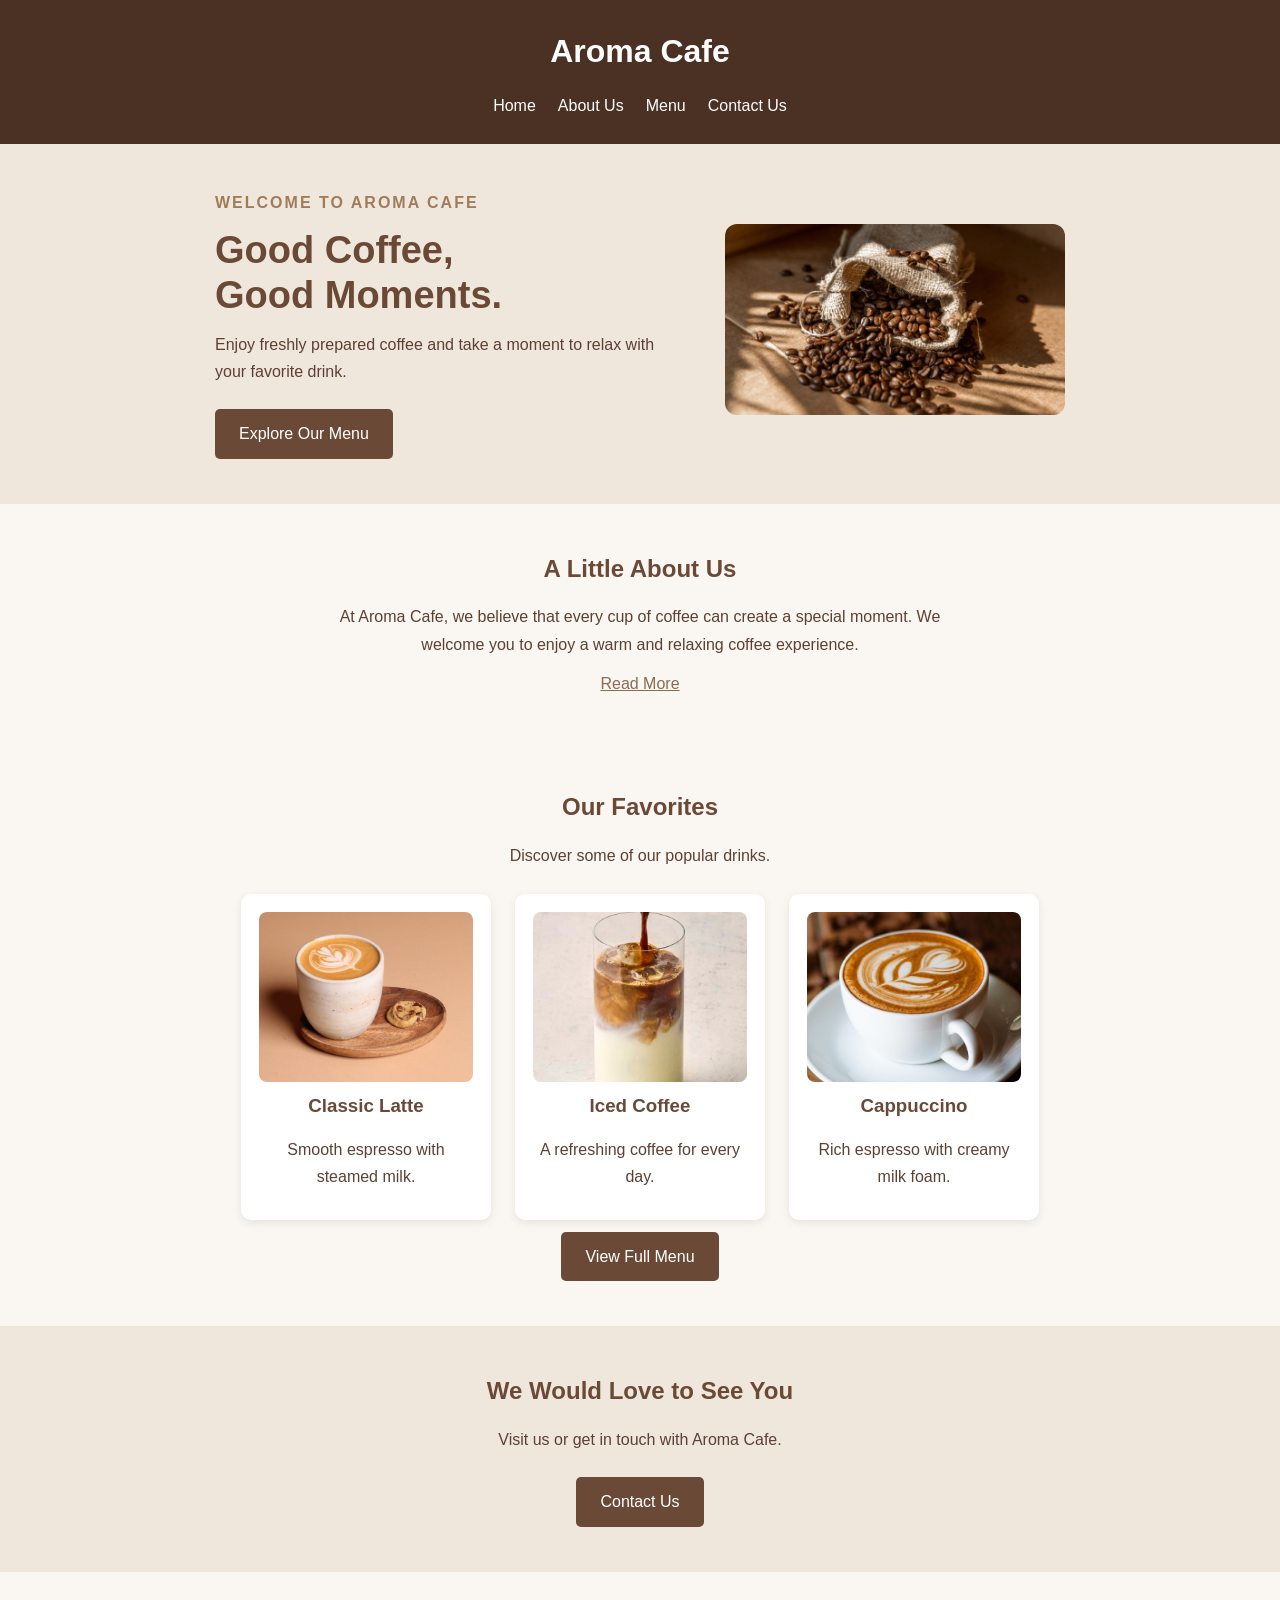
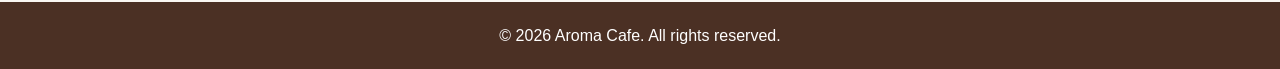
<file: index.html>
<!DOCTYPE html>
<html lang="en">
<head>
    <meta charset="UTF-8">
    <meta name="viewport" content="width=device-width, initial-scale=1.0">
    <title>Aroma Cafe | Home</title>
    <link rel="stylesheet" href="style.css">
</head>
<body>

    <header>
        <h1>Aroma Cafe</h1>
        <nav>
            <a href="index.html">Home</a>
            <a href="about.html">About Us</a>
            <a href="menu.html">Menu</a>
            <a href="contact.html">Contact Us</a>
        </nav>
    </header>

    <main>
        <section class="hero">
            <div class="hero-text">
                <p class="small-title">WELCOME TO AROMA CAFE</p>
                <h2>Good Coffee,<br>Good Moments.</h2>
                <p>
                    Enjoy freshly prepared coffee and take a moment
                    to relax with your favorite drink.
                </p>
                <a class="button" href="menu.html">Explore Our Menu</a>
            </div>

            <div class="hero-image">
                <img src="images/coffee-main.jpg" alt="Coffee">
            </div>
        </section>

        <section class="about-preview">
            <h2>A Little About Us</h2>
            <p>
                At Aroma Cafe, we believe that every cup of coffee
                can create a special moment. We welcome you to enjoy
                a warm and relaxing coffee experience.
            </p>
            <a class="text-link" href="about.html">Read More</a>
        </section>

        <section class="favorites">
            <h2>Our Favorites</h2>
            <p class="section-intro">Discover some of our popular drinks.</p>

            <div class="coffee-list">
                <div class="coffee-card">
                    <img src="images/latte.jpg" alt="Latte coffee">
                    <h3>Classic Latte</h3>
                    <p>Smooth espresso with steamed milk.</p>
                </div>

                <div class="coffee-card">
                    <img src="images/iced-coffee.jpg" alt="Iced coffee">
                    <h3>Iced Coffee</h3>
                    <p>A refreshing coffee for every day.</p>
                </div>

                <div class="coffee-card">
                    <img src="images/cappuccino.jpg" alt="Cappuccino">
                    <h3>Cappuccino</h3>
                    <p>Rich espresso with creamy milk foam.</p>
                </div>
            </div>

            <a class="button menu-button" href="menu.html">View Full Menu</a>
        </section>

        <section class="visit">
            <h2>We Would Love to See You</h2>
            <p>Visit us or get in touch with Aroma Cafe.</p>
            <a class="button" href="contact.html">Contact Us</a>
        </section>
    </main>

    <footer>
        <p>&copy; 2026 Aroma Cafe. All rights reserved.</p>
    </footer>

</body>
</html>
</file>
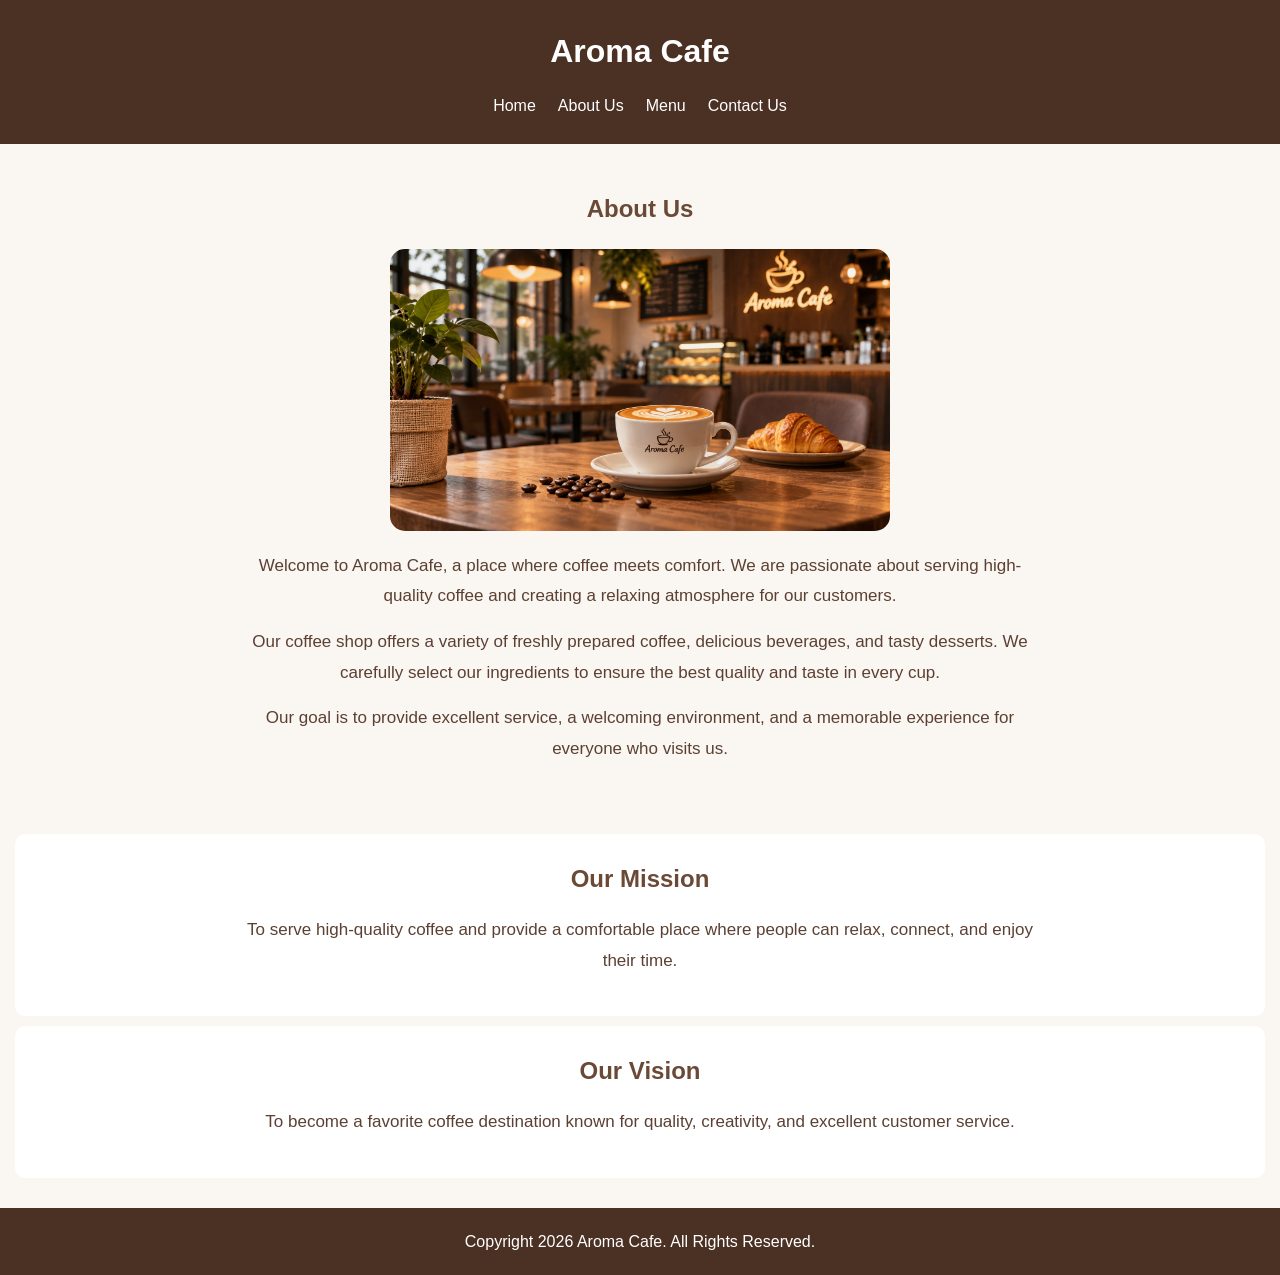
<file: about.html>
<!DOCTYPE html>
<html lang="en">
<head>
    <meta charset="UTF-8">
    <meta name="viewport" content="width=device-width, initial-scale=1.0">
    <title>About Us - Aroma Cafe</title>

    <link rel="stylesheet" href="style.css">
</head>

<body>

    <header>
        <h1>Aroma Cafe</h1>

        <nav>
            <a href="index.html">Home</a>
            <a href="about.html">About Us</a>
            <a href="menu.html">Menu</a>
            <a href="contact.html">Contact Us</a>
        </nav>
    </header>

    <main>

        <section class="about">
            <h2>About Us</h2>

            <img src="images/coffee-shop.png"
     alt="Aroma Cafe"
     width="500">

            <p>
                Welcome to Aroma Cafe, a place where coffee
                meets comfort. We are passionate about serving
                high-quality coffee and creating a relaxing
                atmosphere for our customers.
            </p>

            <p>
                Our coffee shop offers a variety of freshly
                prepared coffee, delicious beverages, and tasty
                desserts. We carefully select our ingredients
                to ensure the best quality and taste in every cup.
            </p>

            <p>
                Our goal is to provide excellent service,
                a welcoming environment, and a memorable
                experience for everyone who visits us.
            </p>
        </section>

        <section class="mission">
            <h2>Our Mission</h2>

            <p>
                To serve high-quality coffee and provide a
                comfortable place where people can relax,
                connect, and enjoy their time.
            </p>
        </section>

        <section class="vision">
            <h2>Our Vision</h2>

            <p>
                To become a favorite coffee destination
                known for quality, creativity, and excellent
                customer service.
            </p>
        </section>

    </main>

    <footer>
        <p>Copyright 2026 Aroma Cafe. All Rights Reserved.</p>
    </footer>

</body>
</html>
</file>
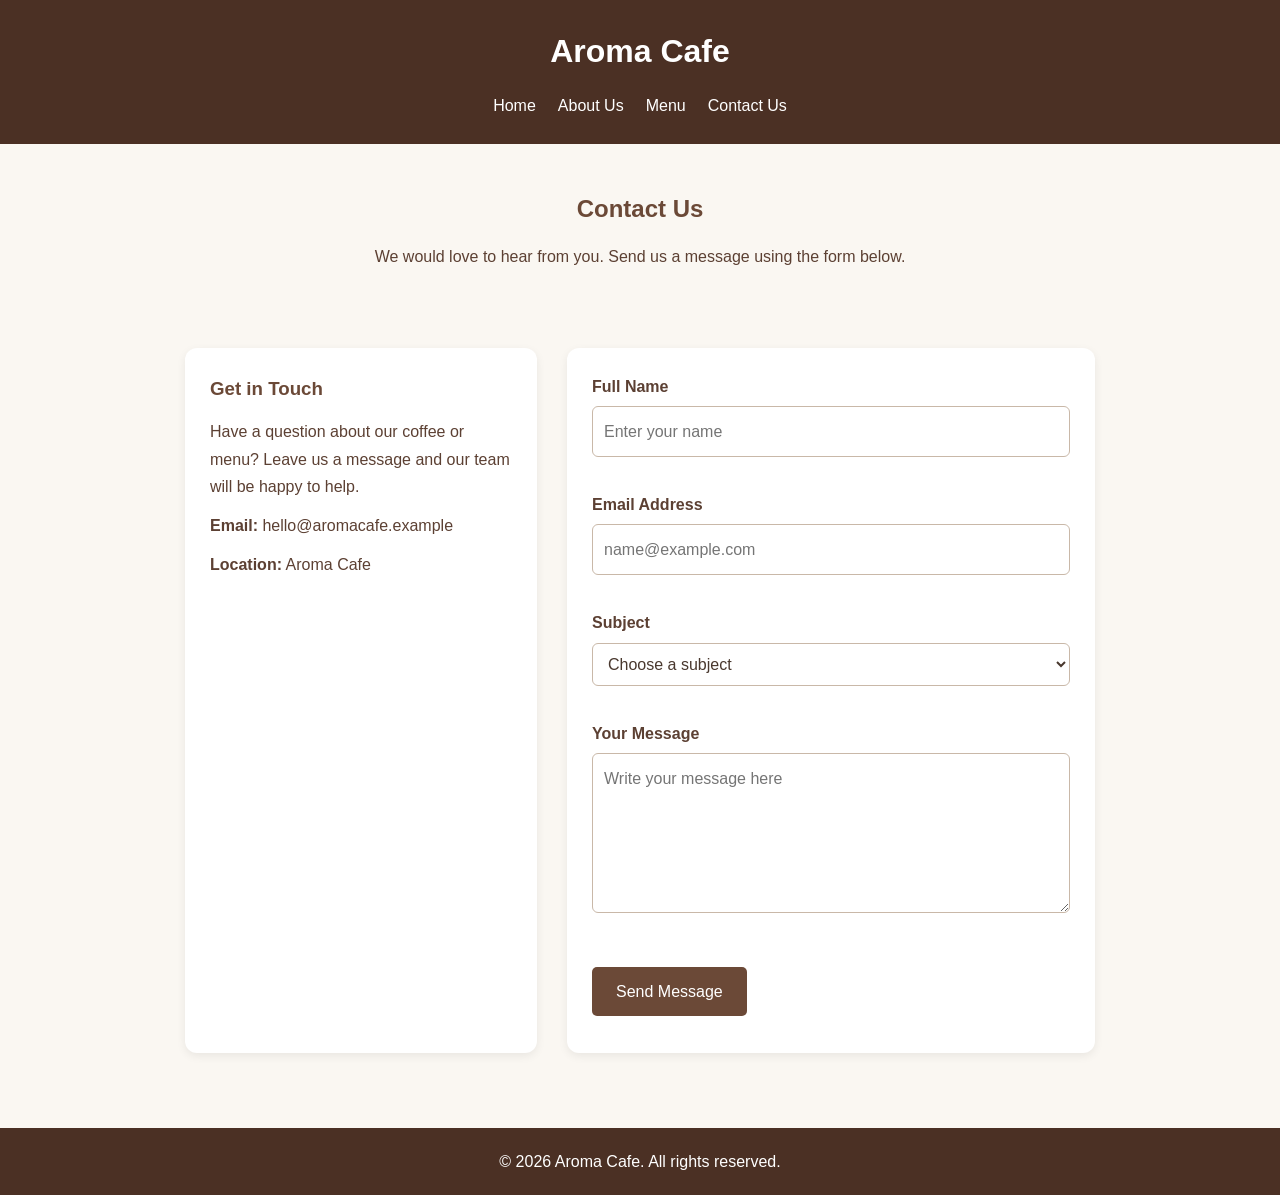
<file: contact.html>
<!DOCTYPE html>
<html lang="en">
<head>
    <meta charset="UTF-8">
    <meta name="viewport" content="width=device-width, initial-scale=1.0">
    <title>Aroma Cafe | Contact Us</title>
    <link rel="stylesheet" href="style.css">
    <script src="script.js" defer></script>
</head>
<body>
    <header>
        <h1>Aroma Cafe</h1>
        <nav aria-label="Main navigation">
            <a href="index.html">Home</a>
            <a href="about.html">About Us</a>
            <a href="menu.html">Menu</a>
            <a href="contact.html">Contact Us</a>
        </nav>
    </header>

    <main class="contact-page">
        <section class="page-intro">
            <h2>Contact Us</h2>
            <p>We would love to hear from you. Send us a message using the form below.</p>
        </section>

        <section class="contact-layout">
            <div class="contact-info">
                <h3>Get in Touch</h3>
                <p>Have a question about our coffee or menu? Leave us a message and our team will be happy to help.</p>
                <p><strong>Email:</strong> hello@aromacafe.example</p>
                <p><strong>Location:</strong> Aroma Cafe</p>
            </div>

            <form id="contactForm" class="contact-form" novalidate>
                <div class="form-group">
                    <label for="fullName">Full Name</label>
                    <input type="text" id="fullName" name="fullName" required minlength="2" placeholder="Enter your name">
                    <small class="error-message" id="nameError"></small>
                </div>

                <div class="form-group">
                    <label for="email">Email Address</label>
                    <input type="email" id="email" name="email" required placeholder="name@example.com">
                    <small class="error-message" id="emailError"></small>
                </div>

                <div class="form-group">
                    <label for="subject">Subject</label>
                    <select id="subject" name="subject" required>
                        <option value="">Choose a subject</option>
                        <option value="menu">Menu inquiry</option>
                        <option value="feedback">Feedback</option>
                        <option value="other">Other</option>
                    </select>
                    <small class="error-message" id="subjectError"></small>
                </div>

                <div class="form-group">
                    <label for="message">Your Message</label>
                    <textarea id="message" name="message" rows="5" required minlength="10" placeholder="Write your message here"></textarea>
                    <small class="error-message" id="messageError"></small>
                </div>

                <button type="submit" class="button">Send Message</button>
                <p id="formStatus" class="form-status" role="status" aria-live="polite"></p>
            </form>
        </section>
    </main>

    <footer><p>&copy; 2026 Aroma Cafe. All rights reserved.</p></footer>
</body>
</html>
</file>
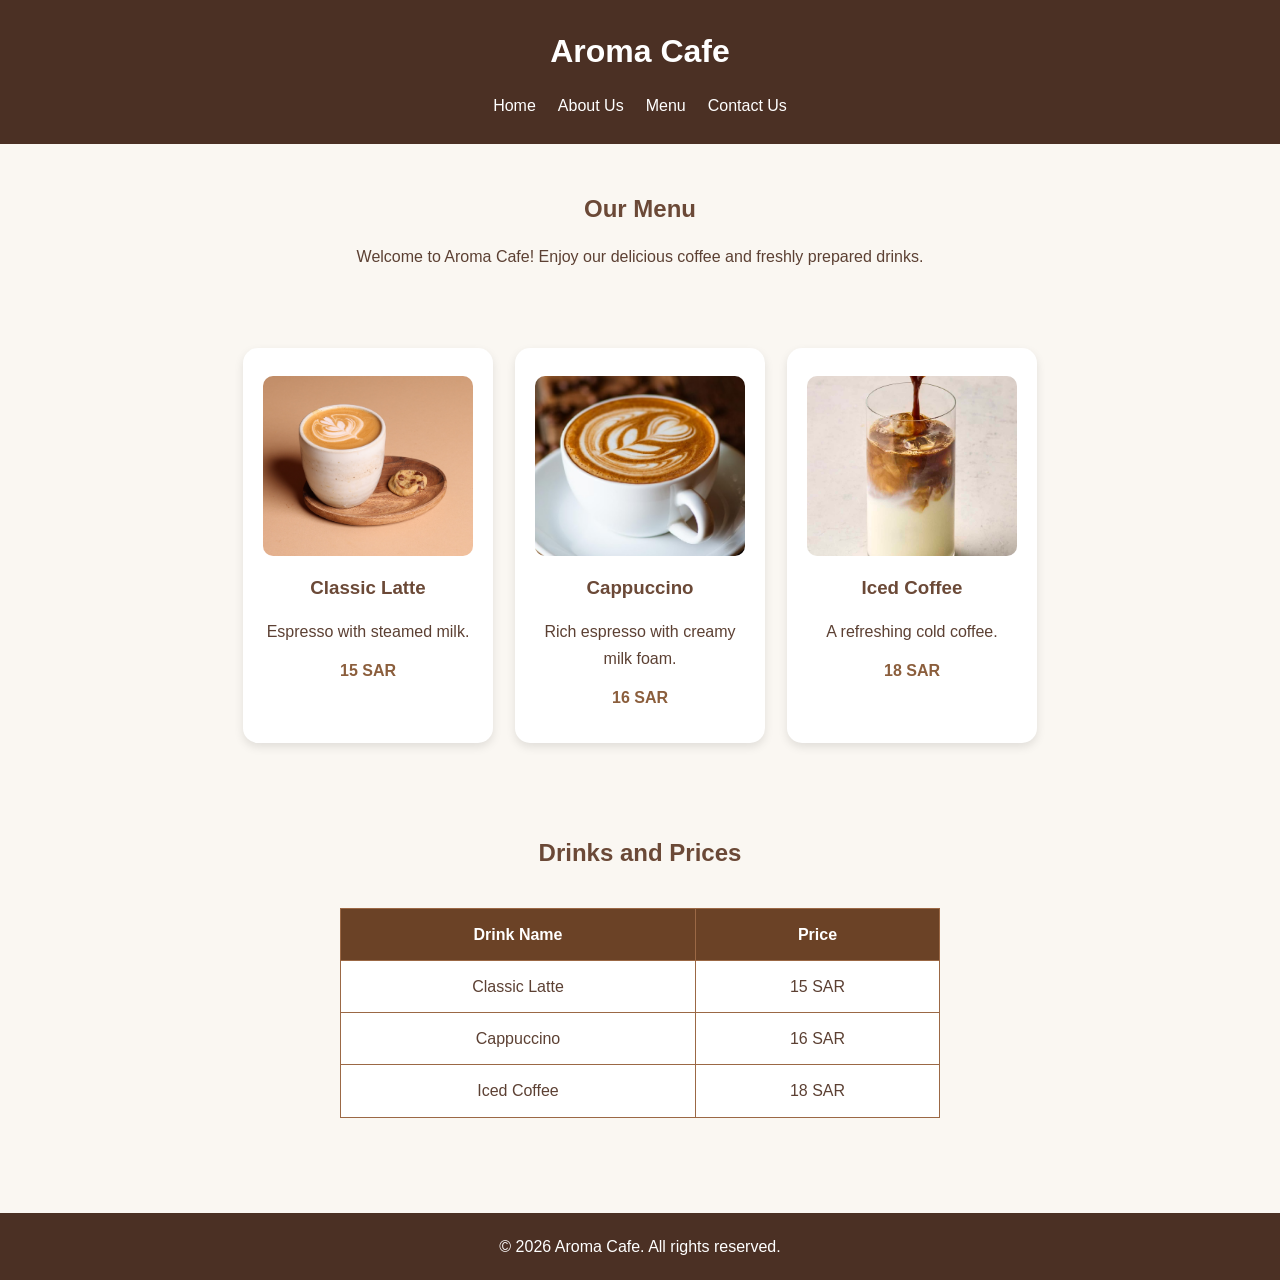
<file: menu.html>
<!DOCTYPE html>
<html lang="en">
<head>
    <meta charset="UTF-8">
    <meta name="viewport" content="width=device-width, initial-scale=1.0">
    <title>Aroma Cafe | Menu</title>
    <link rel="stylesheet" href="style.css">
</head>
<body>
    <header>
        <h1>Aroma Cafe</h1>
        <nav aria-label="Main navigation">
            <a href="index.html">Home</a>
            <a href="about.html">About Us</a>
            <a href="menu.html">Menu</a>
            <a href="contact.html">Contact Us</a>
        </nav>
    </header>

    <main class="menu-page">
        <section class="page-intro">
            <h2>Our Menu</h2>
            <p>Welcome to Aroma Cafe! Enjoy our delicious coffee and freshly prepared drinks.</p>
        </section>

        <section class="menu-cards" aria-label="Featured drinks">
            <article class="menu-card">
                <img src="images/latte.jpg" alt="Classic latte">
                <h3>Classic Latte</h3>
                <p>Espresso with steamed milk.</p>
                <p class="price">15 SAR</p>
            </article>
            <article class="menu-card">
                <img src="images/cappuccino.jpg" alt="Cappuccino">
                <h3>Cappuccino</h3>
                <p>Rich espresso with creamy milk foam.</p>
                <p class="price">16 SAR</p>
            </article>
            <article class="menu-card">
                <img src="images/iced-coffee.jpg" alt="Iced coffee">
                <h3>Iced Coffee</h3>
                <p>A refreshing cold coffee.</p>
                <p class="price">18 SAR</p>
            </article>
        </section>

        <section class="menu-table-section">
            <h2>Drinks and Prices</h2>
            <div class="table-wrap">
                <table>
                    <thead><tr><th>Drink Name</th><th>Price</th></tr></thead>
                    <tbody>
                        <tr><td>Classic Latte</td><td>15 SAR</td></tr>
                        <tr><td>Cappuccino</td><td>16 SAR</td></tr>
                        <tr><td>Iced Coffee</td><td>18 SAR</td></tr>
                    </tbody>
                </table>
            </div>
        </section>
    </main>

    <footer><p>&copy; 2026 Aroma Cafe. All rights reserved.</p></footer>
</body>
</html>
</file>
<file: style.css>
/* Shared styles for all Aroma Cafe pages */
* {
    margin: 0;
    padding: 0;
    box-sizing: border-box;
}

body {
    font-family: Arial, sans-serif;
    background-color: #FAF7F2;
    color: #5C4033;
    line-height: 1.7;
}

header {
    background-color: #4B3024;
    color: #FFFFFF;
    padding: 24px 20px;
    text-align: center;
}

header h1 {
    margin-bottom: 14px;
    color: #FFFFFF;
}

nav {
    display: flex;
    justify-content: center;
    flex-wrap: wrap;
    gap: 10px 22px;
}

nav a {
    color: #FFFFFF;
    text-decoration: none;
    font-size: 16px;
}

nav a:hover,
nav a:focus {
    color: #D6AD82;
}

section {
    padding: 45px 20px;
}

h2, h3 {
    color: #6B4937;
    margin-bottom: 14px;
}

p {
    margin-bottom: 12px;
}

footer {
    background-color: #4B3024;
    color: #FFFFFF;
    text-align: center;
    padding: 20px;
    margin-top: 30px;
}

footer p { margin: 0; }

/* Home page */
.hero {
    display: flex;
    align-items: center;
    justify-content: center;
    gap: 40px;
    flex-wrap: wrap;
    background-color: #F0E7DC;
    text-align: left;
}

.hero-text { max-width: 470px; }
.hero h2 { font-size: 38px; line-height: 1.2; margin: 12px 0; }
.small-title {
    color: #A17C5A;
    font-weight: bold;
    letter-spacing: 2px;
}
.hero-image img {
    width: 340px;
    max-width: 100%;
    border-radius: 12px;
}
.button {
    display: inline-block;
    background-color: #6B4937;
    color: #FFFFFF;
    padding: 11px 24px;
    margin-top: 12px;
    border: 0;
    border-radius: 5px;
    text-decoration: none;
    cursor: pointer;
    font: inherit;
}
.button:hover { background-color: #4A3025; }
.about-preview, .visit { text-align: center; }
.about-preview p, .visit p {
    max-width: 650px;
    margin: 0 auto 12px;
}
.text-link { color: #8B6B52; }
.favorites { text-align: center; }
.coffee-list {
    display: flex;
    justify-content: center;
    gap: 24px;
    flex-wrap: wrap;
    margin-top: 25px;
}
.coffee-card {
    background: #FFFFFF;
    padding: 18px;
    border-radius: 10px;
    width: 250px;
    box-shadow: 0 3px 10px rgba(0,0,0,.08);
}
.coffee-card img {
    width: 100%;
    height: 170px;
    object-fit: cover;
    border-radius: 8px;
}
.visit { background-color: #F0E7DC; }

/* About page */
.about { text-align: center; }
.about img {
    width: 500px;
    max-width: 100%;
    height: auto;
    border-radius: 15px;
    margin: 20px auto;
    display: block;
}
.about p, .mission p, .vision p {
    font-size: 17px;
    line-height: 1.8;
    max-width: 800px;
    margin: 15px auto;
}
.mission, .vision {
    text-align: center;
    padding: 25px 20px;
    margin: 10px 15px;
    background-color: #FFFFFF;
    border-radius: 10px;
}

/* Menu page */
.page-intro { text-align: center; padding-bottom: 20px; }
.menu-cards {
    display: flex;
    justify-content: center;
    align-items: stretch;
    flex-wrap: wrap;
    gap: 22px;
}
.menu-card {
    background-color: #FFFFFF;
    width: 250px;
    padding: 20px;
    border-radius: 15px;
    box-shadow: 0 4px 10px rgba(0,0,0,.1);
    text-align: center;
}
.menu-card img {
    width: 100%;
    height: 180px;
    object-fit: cover;
    border-radius: 10px;
    margin: 8px 0;
}
.price { font-weight: bold; color: #8B5E3C; }
.menu-table-section { text-align: center; }
.table-wrap { overflow-x: auto; }
table {
    margin: 20px auto;
    width: min(600px, 100%);
    border-collapse: collapse;
    background: #FFFFFF;
}
th, td { padding: 12px; border: 1px solid #9B6845; }
th { background-color: #6B4226; color: #FFFFFF; }

/* Contact page */
.contact-layout {
    display: grid;
    grid-template-columns: minmax(220px, 0.8fr) minmax(280px, 1.2fr);
    gap: 30px;
    max-width: 950px;
    margin: 0 auto;
}
.contact-info, .contact-form {
    background: #FFFFFF;
    padding: 25px;
    border-radius: 12px;
    box-shadow: 0 3px 10px rgba(0,0,0,.07);
}
.form-group { margin-bottom: 16px; }
.form-group label {
    display: block;
    font-weight: bold;
    margin-bottom: 6px;
}
.form-group input, .form-group select, .form-group textarea {
    width: 100%;
    padding: 11px;
    border: 1px solid #C9B8A8;
    border-radius: 6px;
    font: inherit;
    color: #49382E;
    background: #FFFFFF;
}
.form-group input:focus, .form-group select:focus, .form-group textarea:focus {
    outline: 2px solid #B98B63;
    border-color: #B98B63;
}
.error-message { display: block; color: #B42318; min-height: 18px; font-size: 13px; }
.form-status { margin-top: 12px; font-weight: bold; }

@media (max-width: 700px) {
    .hero { text-align: center; }
    .hero h2 { font-size: 30px; }
    .contact-layout { grid-template-columns: 1fr; }
    section { padding: 30px 15px; }
    .mission, .vision { padding: 25px 15px; }
}
</file>
